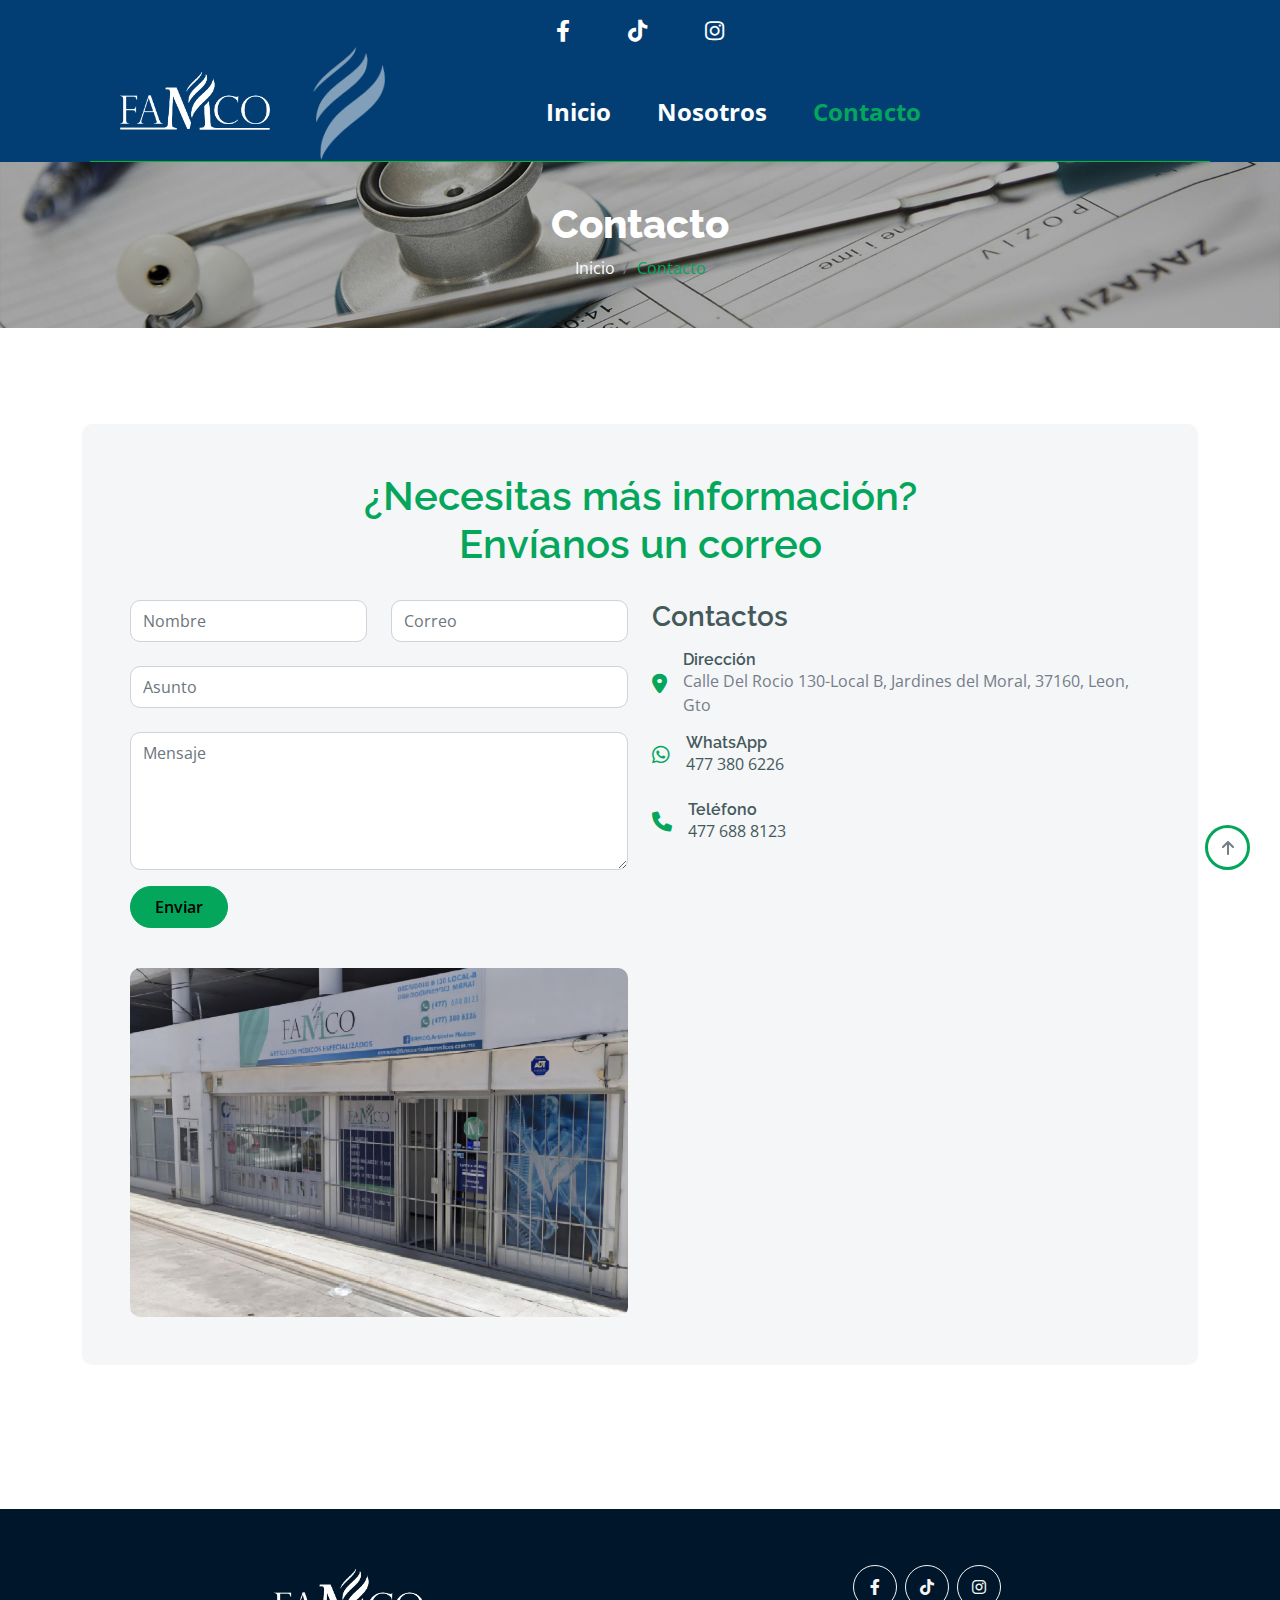
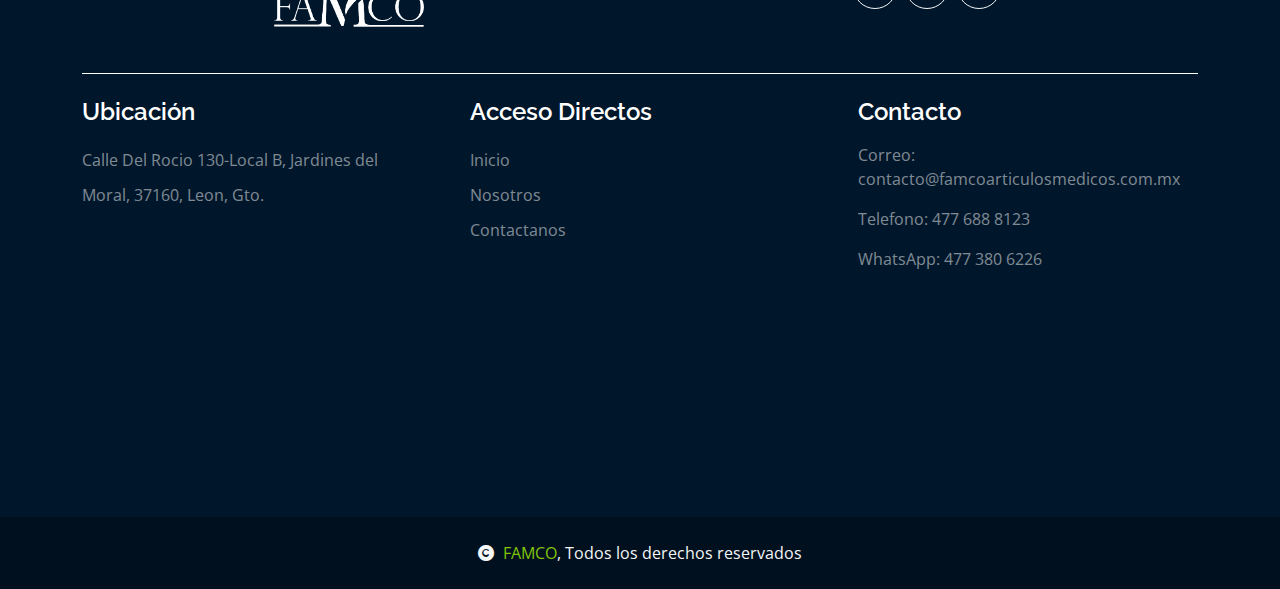
<file: contact.html>
<!DOCTYPE html>
<html lang="en">

    <head>
        <meta charset="utf-8">
        <title>FAMCO - Contactanos</title>
        <meta content="width=device-width, initial-scale=1.0" name="viewport">
        <meta content="" name="keywords">
        <meta content="" name="description">

        <!-- Favicon -->
        <link href="img/favicon_.png" rel="icon" type="image/x-icon">

        <!-- Google Web Fonts -->
        <link rel="preconnect" href="https://fonts.googleapis.com">
        <link rel="preconnect" href="https://fonts.gstatic.com" crossorigin>
        <link href="https://fonts.googleapis.com/css2?family=Open+Sans:wght@400;600&family=Raleway:wght@600;800&display=swap" rel="stylesheet">

        <!-- Icon Font Stylesheet -->
        <link rel="stylesheet" href="https://use.fontawesome.com/releases/v5.15.4/css/all.css"/>
        <link href="https://cdn.jsdelivr.net/npm/bootstrap-icons@1.4.1/font/bootstrap-icons.css" rel="stylesheet">
        <link rel="stylesheet" href="https://cdnjs.cloudflare.com/ajax/libs/font-awesome/6.0.0-beta3/css/all.min.css">


        <!-- Libraries Stylesheet -->
        <link href="lib/lightbox/css/lightbox.min.css" rel="stylesheet">
        <link href="lib/owlcarousel/assets/owl.carousel.min.css" rel="stylesheet">


        <!-- Customized Bootstrap Stylesheet -->
        <link href="css/bootstrap.min.css" rel="stylesheet">

        <!-- Template Stylesheet -->
        <link href="css/style.css" rel="stylesheet">
    </head>

    <body>

        <!-- Spinner Start -->
        <div id="spinner" class="show w-100 vh-100 bg-white position-fixed translate-middle top-50 start-50  d-flex align-items-center justify-content-center">
            <div class="spinner-grow text-primary" role="status"></div>
        </div>
        <!-- Spinner End -->

        
        <!-- Navbar start -->
        <div class="container-fluid fixed-top bg-secondary">
            <!-- Social Media Section -->
            <div class="container topbar d-none d-lg-block">
                <div class="d-flex justify-content-center">
                    <div class="top-info">
                        <div class="social-icons text-center">
                            <a href="https://www.facebook.com/famco.articulosmedicos/?locale=es_LA" target="_blank" class="mx-3 text-white">
                                <i class="fab fa-facebook-f text-white" style="font-size: 22px; margin: 0 10px;"></i>
                                </a>
                                <a href="https://www.tiktok.com/@ghidalgo2023" target="_blank" class="mx-3 text-white">
                                <i class="fab fa-tiktok text-white" style="font-size: 22px; margin: 0 10px;"></i>
                                </a>
                                <a href="https://www.instagram.com/famcoartmedicos/" target="_blank" class="mx-3 text-white">
                                <i class="fab fa-instagram text-white" style="font-size: 22px; margin: 0 10px;"></i>
                                </a>
                        </div>
                    </div>
                </div>
            </div>

            <!-- Navbar Section -->
            <div class="container px-0 bg-secondary">
                <nav class="navbar navbar-light navbar-expand-xl" style="margin-left: 20px;">
                    
                    <!-- Logo -->
                    <a href="index.html" class="navbar-brand d-flex align-items-center">
                        <img src="img/logo_famco_b_limpio.png" alt="Logo Famco" class="logo-img" style="height: 100px; margin-left: 10px; margin-top: -20px; pointer-events: none; z-index: 1;">
                    </a>

                    <!-- Decorative Line -->
                    <img src="img/linea_famco_2.png" alt="" style="height: 70px; margin-top: -16px; transform: rotate(275deg); opacity: 0.5; position: absolute; z-index: 1; pointer-events: none; margin-left: 200px;">


                    <!-- Hamburger Button -->
                    <button class="navbar-toggler bg-white" type="button" data-bs-toggle="collapse" data-bs-target="#navbarCollapse">
                        <span class="navbar-toggler-icon"></span>
                    </button>

                    <!-- Navbar Items -->
                    <div class="collapse navbar-collapse bg-secondary" id="navbarCollapse">
                        <div class="navbar-nav  align-items-center" style="margin-left: 225px;">
                            <a href="index.html" class="nav-item nav-link me-3 active fs-4 text-white">
                                <strong>Inicio</strong>
                            </a>
                            <a href="about.html" class="nav-item nav-link me-3 fs-4 text-white">
                                <strong>Nosotros</strong>
                            </a>
                            <a href="contact.html" class="nav-item nav-link me-3 fs-4 text-primary">
                                <strong>Contacto</strong>
                            </a>
                        </div>
                    </div>
                </nav>
            </div>
        </div>
        <!-- Navbar End -->


        <!-- Single Page Header start -->
        <div class="container-fluid page-header py-5">
            <h1 class="text-center text-white display-6">Contacto</h1>
            <ol class="breadcrumb justify-content-center mb-0">
                <li class="breadcrumb-item"><a class="text-white" href="contact.html">Inicio</a></li>
                <li class="breadcrumb-item active text-primary">Contacto</li>
            </ol>
        </div>
        <!-- Single Page Header End -->

        <!-- Contact Start -->
        <div class="container-fluid contact py-5">
            <div class="container py-5">
                <div class="p-5 bg-light rounded">
                    <div class="row g-4">
                        <!-- Título y descripción -->
                        <div class="col-12">
                            <div class="text-center mx-auto" style="max-width: 700px;">
                                <h1 class="text-primary">¿Necesitas más información? Envíanos un correo</h1>
                            </div>
                        </div>

                        <!-- Formulario de contacto -->
                        <div class="col-lg-6 col-12">
                            <form action="">
                                <div class="row">
                                    <div class="col-md-6 col-12 mb-4">
                                        <input type="text" class="form-control border-1 py-2" placeholder="Nombre">
                                    </div>
                                    <div class="col-md-6 col-12 mb-4">
                                        <input type="email" class="form-control border-1 py-2" placeholder="Correo">
                                    </div>
                                </div>
                                <input type="text" class="form-control border-1 py-2 mb-4" placeholder="Asunto">
                                <textarea class="form-control border-1 py-2 mb-3" rows="5" placeholder="Mensaje"></textarea>
                                <button type="submit" class="btn btn-primary rounded-pill px-4 py-2">Enviar</button>
                            </form>
                        </div>

                        <!-- Información de contacto -->
                        <div class="col-lg-6 col-12" >
                            <div>
                                <h3 class="text-dark mb-3">Contactos</h3>
                                <div class="d-flex align-items-center mb-3">
                                    <i class="fas fa-map-marker-alt fa-lg text-primary me-3"></i>
                                    <div>
                                        <h6 class="mb-0">Dirección</h6>
                                        <p class="mb-0">Calle Del Rocio 130-Local B, Jardines del Moral, 37160, Leon, Gto</p>
                                    </div>
                                </div>
                                <div class="d-flex align-items-center mb-4">
                                    <i class="fab fa-whatsapp fa-lg text-primary me-3"></i>
                                    <div>
                                        <h6 class="mb-0">WhatsApp</h6>
                                        <p class="mb-0 text-dark">477 380 6226</p>
                                    </div>
                                </div>
                                <div class="d-flex align-items-center mb-4">
                                    <i class="fa-solid fa-phone fa-lg text-primary me-3"></i>
                                    <div>
                                        <h6 class="mb-0">Teléfono</h6>
                                        <p class="mb-0 text-dark">477 688 8123</p>
                                    </div>
                                </div>
                                <!-- <div class="d-flex align-items-center mb-4">
                                    <i class="fa-solid fa-phone fa-lg text-primary me-3"></i>
                                    <div>
                                        <h6 class="mb-0">Teléfono de Urgencias</h6>
                                        <p class="mb-0 text-dark">477 380 6226</p>
                                    </div>
                                </div> -->
                            </div>
                        </div>

                        <!-- Imagen y mapa -->
                        <div class="col-12">
                            <div class="row g-4 align-items-center">
                                <!-- Imagen -->
                                <div class="col-md-6" style="margin-top: 40px;">
                                    <img src="img/ubicacion.png" alt="Ubicación" class="img-fluid rounded">
                                </div>
                                <!-- Mapa -->
                                <div class="col-md-6">
                                    <iframe class="rounded w-100" 
                                        style="height: 250px; border:0;" 
                                        src="https://www.google.com/maps/embed?pb=!1m14!1m8!1m3!1d2028.9940429744738!2d-101.6870199763833!3d21.144773634364217!3m2!1i1024!2i768!4f13.1!3m3!1m2!1s0x842bbf4120855555%3A0xb3691961785185a4!2sEdge%20%26%20Cloud!5e0!3m2!1ses!2smx!4v1730237219322!5m2!1ses!2smx" 
                                        allowfullscreen="" loading="lazy" referrerpolicy="no-referrer-when-downgrade">
                                    </iframe>
                                </div>
                            </div>
                        </div>
                    </div>
                </div>
            </div>
        </div>
        <!-- Contact End -->



        <!-- Footer Start -->
        <div class="container-fluid text-white-50 footer pt-3 mt-5"style="background-color: #00162A">
            <div class="container py-4">
                <div class="pb-4 mb-4" style="border-bottom: 1px solid rgb(255, 255, 255)">
                    <div class="row g-5">
                        <div class="col-lg-6 text-center">
                        <a href="index.html" class="align-items-center pt-3">
                            <img src="img/logo_famco_b_limpio.png" style="max-width: 100%; height: 100px;" alt="Logo Famco" class="logo-img"/></a>
                        </div>
                        <div class="col-lg-6">
                        <div class="d-flex justify-content-center pt-3">
                            <a class="btn btn-outline-light me-2 btn-md-square rounded-circle" href="https://www.facebook.com/famco.articulosmedicos/?locale=es_LA" target="_blank">
                                <i class="fab fa-facebook-f"></i>
                            </a>
                            <a class="btn btn-outline-light me-2 btn-md-square rounded-circle" href="https://www.tiktok.com/@ghidalgo2023" target="_blank">
                                <i class="fab fa-tiktok"></i>
                            </a>
                            <a class="btn btn-outline-light me-2 btn-md-square rounded-circle" href="https://www.instagram.com/famcoartmedicos/" target="_blank">
                                <i class="fab fa-instagram"></i>
                            </a>
                        </div>
                        </div>
                    </div>
                </div>
                <div class="row g-5">
                    <div class="col-lg-4 col-md-6">
                        <div class="footer-item">
                        <h4 class="text-white mb-3">Ubicación</h4>
                        <p class="mb-4">
                            Calle Del Rocio 130-Local B, Jardines del Moral, 37160, Leon, Gto.
                        </p>
                        <iframe class="rounded w-100" 
                            style="height: 250px; border:0;" src="https://www.google.com/maps/embed?pb=!1m14!1m8!1m3!1d2028.9940429744738!2d-101.6870199763833!3d21.144773634364217!3m2!1i1024!2i768!4f13.1!3m3!1m2!1s0x842bbf4120855555%3A0xb3691961785185a4!2sEdge%20%26%20Cloud!5e0!3m2!1ses!2smx!4v1730237219322!5m2!1ses!2smx" 
                            allowfullscreen="" loading="lazy" referrerpolicy="no-referrer-when-downgrade"></iframe>
                        <!-- <a href="" class="btn border-light py-2 px-4 rounded-pill text-light">Read More</a> -->
                        </div>
                    </div>
                    <div class="col-lg-4 col-md-6">
                        <div class="d-flex flex-column text-start footer-item">
                            <h4 class="text-white mb-3">Acceso Directos</h4>
                            <a class="btn-link" href="">Inicio</a>
                            <a class="btn-link" href="">Nosotros</a>
                            <!-- <a class="btn-link" href="">Productos</a> -->
                            <a class="btn-link" href="">Contactanos</a>
                        </div>
                    </div>
                    <div class="col-lg-4 col-md-6">
                        <div class="footer-item">
                            <h4 class="text-white mb-3">Contacto</h4>
                            <p>Correo: contacto@famcoarticulosmedicos.com.mx</p>
                            <p>Telefono: 477 688 8123</p>
                            <p>WhatsApp: 477 380 6226</p>
                            <!-- <p style="margin-top: 30px ;">Pagos que aceptamos</p>
                            <img src="img/payment.png" class="img-fluid" alt=""/> -->
                        </div>
                    </div>
                </div>
            </div>
        </div>
        <!-- Footer End -->

        
        <!-- Copyright Start -->
        <div class="container-fluid copyright py-4" style="background-color: #00101E;">
            <div class="container">
                <div class="row">
                    <div class="text-center text-md-center">
                        <span class="text-light">
                            <a href="index.html"><i class="fas fa-copyright text-light me-2"></i>FAMCO</a>, Todos los derechos reservados
                        </span>
                    </div>
                    </div>
                </div>
            </div>
        </div>
        <!-- Copyright End -->


        <!-- Back to Top -->
        <a href="#top" class="btn border-3 border-primary rounded-circle back-to-top"><i class="fa fa-arrow-up"></i></a>

        
    <!-- JavaScript Libraries -->
    <script src="https://ajax.googleapis.com/ajax/libs/jquery/3.6.4/jquery.min.js"></script>
    <script src="https://cdn.jsdelivr.net/npm/bootstrap@5.3.3/dist/js/bootstrap.bundle.min.js"></script>
    <script src="lib/easing/easing.min.js"></script>
    <script src="lib/waypoints/waypoints.min.js"></script>
    <script src="lib/lightbox/js/lightbox.min.js"></script>
    <script src="lib/owlcarousel/owl.carousel.min.js"></script>

    <!-- Template Javascript -->
    <script src="js/main.js"></script>
    </body>

</html>
</file>
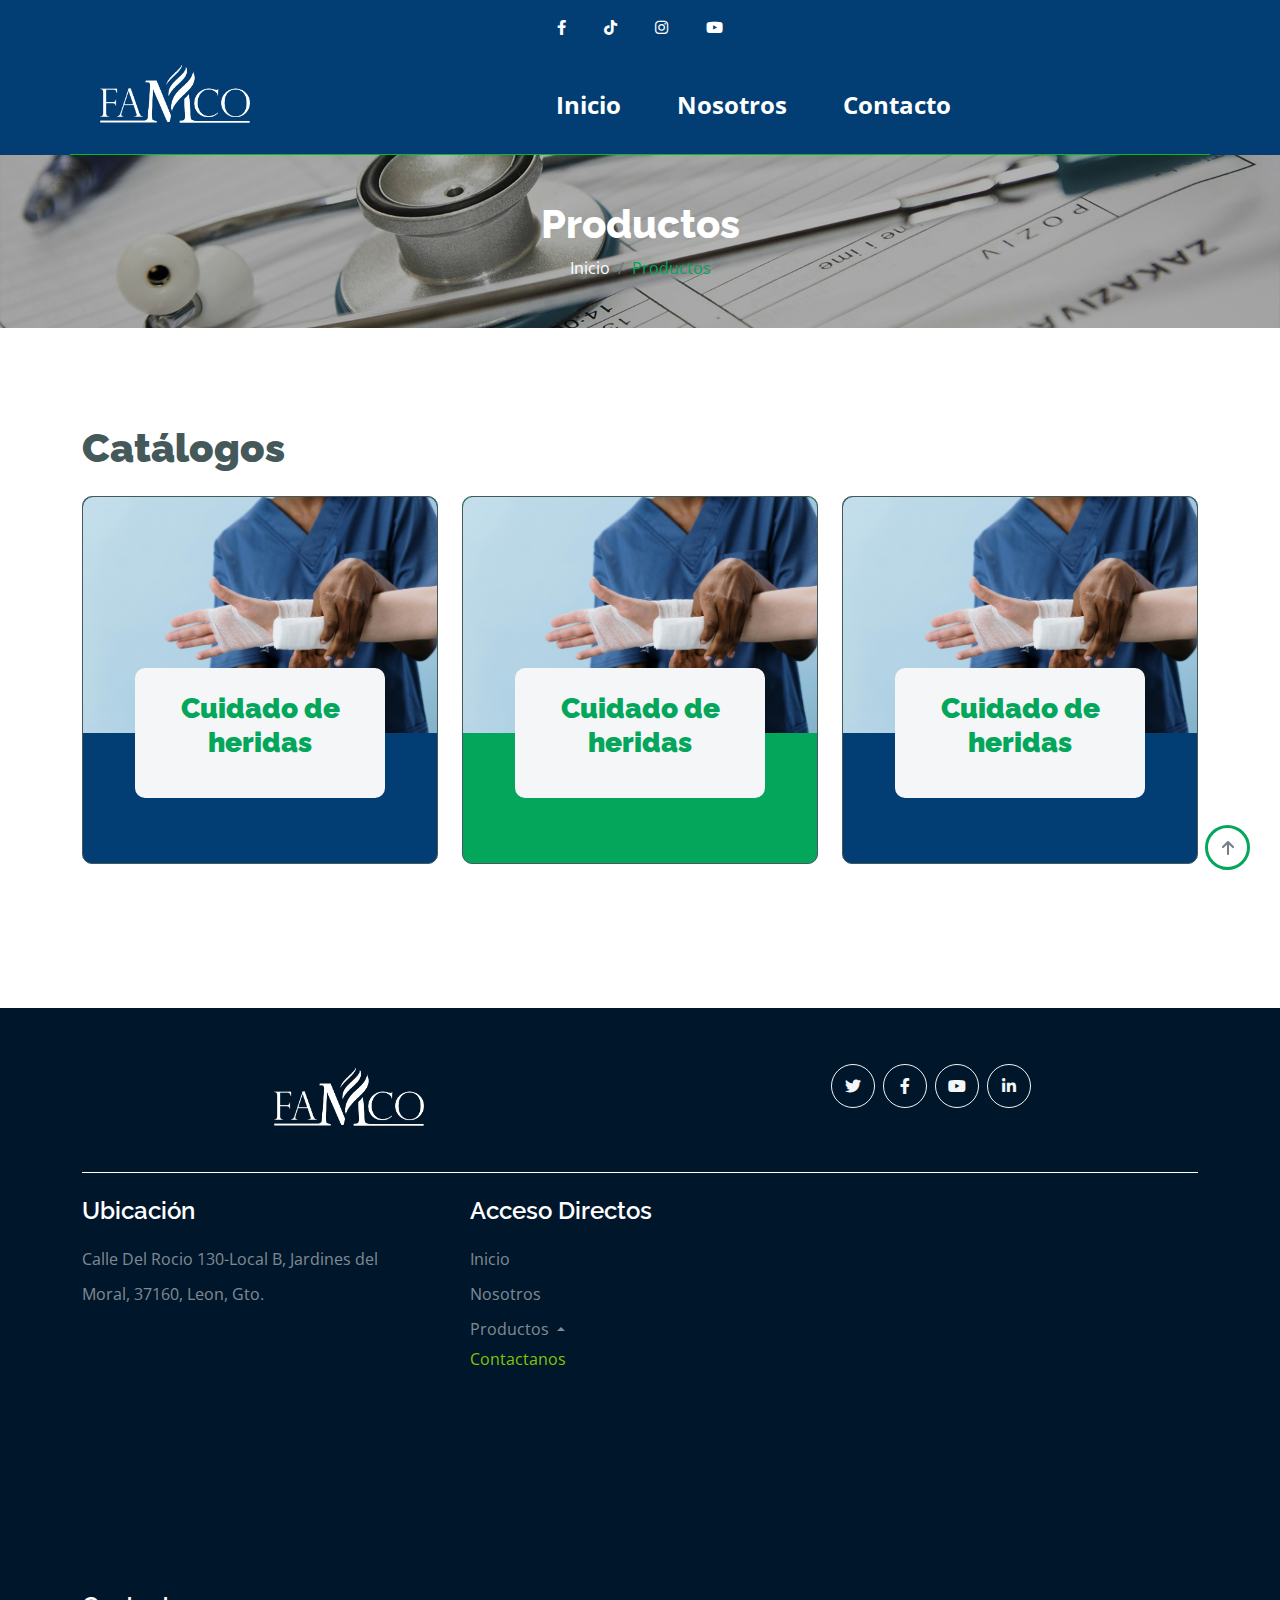
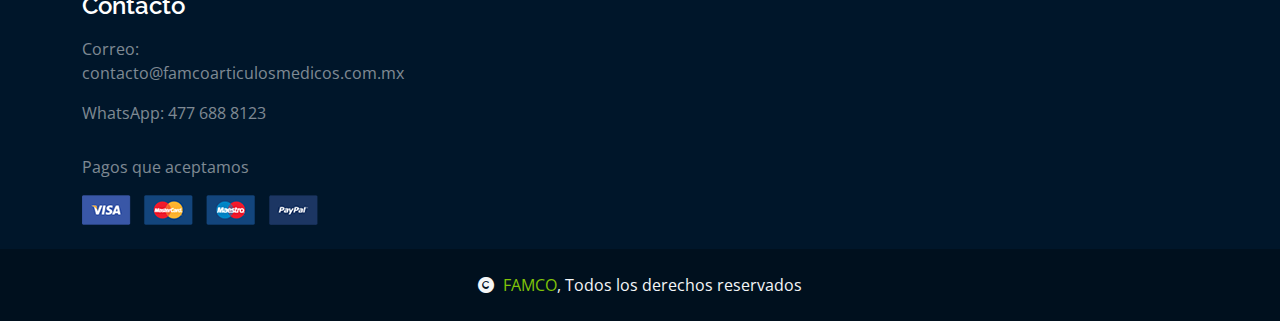
<file: productos.html>
<!DOCTYPE html>
<html lang="en">

    <head>
        <meta charset="utf-8">
        <title>FAMCO - Contactanos</title>
        <meta content="width=device-width, initial-scale=1.0" name="viewport">
        <meta content="" name="keywords">
        <meta content="" name="description">

        <!-- Favicon -->
        <link href="img/favicon_.png" rel="icon" type="image/x-icon">

        <!-- Google Web Fonts -->
        <link rel="preconnect" href="https://fonts.googleapis.com">
        <link rel="preconnect" href="https://fonts.gstatic.com" crossorigin>
        <link href="https://fonts.googleapis.com/css2?family=Open+Sans:wght@400;600&family=Raleway:wght@600;800&display=swap" rel="stylesheet">

        <!-- Icon Font Stylesheet -->
        <link rel="stylesheet" href="https://use.fontawesome.com/releases/v5.15.4/css/all.css"/>
        <link href="https://cdn.jsdelivr.net/npm/bootstrap-icons@1.4.1/font/bootstrap-icons.css" rel="stylesheet">
        <link rel="stylesheet" href="https://cdnjs.cloudflare.com/ajax/libs/font-awesome/6.0.0-beta3/css/all.min.css">


        <!-- Libraries Stylesheet -->
        <link href="lib/lightbox/css/lightbox.min.css" rel="stylesheet">
        <link href="lib/owlcarousel/assets/owl.carousel.min.css" rel="stylesheet">


        <!-- Customized Bootstrap Stylesheet -->
        <link href="css/bootstrap.min.css" rel="stylesheet">

        <!-- Template Stylesheet -->
        <link href="css/style.css" rel="stylesheet">
    </head>

    <body>

        <!-- Spinner Start -->
        <div id="spinner" class="show w-100 vh-100 bg-white position-fixed translate-middle top-50 start-50  d-flex align-items-center justify-content-center">
            <div class="spinner-grow text-primary" role="status"></div>
        </div>
        <!-- Spinner End -->

        
            <!-- Navbar start -->
            <div class="container-fluid fixed-top bg-secondary">
                <div class="container topbar d-none d-lg-block">
                    <div class="d-flex justify-content-center">
                        <div class="top-info">
                            <div class="social-icons text-center">
                                <a href="https://www.facebook.com/famco.articulosmedicos/?locale=es_LA" target="_blank" class="mx-3 text-white">
                                    <i class="fab fa-facebook-f"></i>
                                </a>
                                <a href="https://www.tiktok.com/@ghidalgo2023" target="_blank" class="mx-3 text-white">
                                    <i class="fab fa-tiktok"></i>
                                </a>
                                <a href="https://www.instagram.com/famcoartmedicos/" target="_blank" class="mx-3 text-white">
                                    <i class="fab fa-instagram"></i>
                                </a>
                                <a href="https://www.youtube.com" target="_blank" class="mx-3 text-white">
                                    <i class="fab fa-youtube"></i>
                                </a>
                            </div>
                        </div>
                    </div>
                </div>
                <div class="container px-0 bg-secondary">
                    <nav class="navbar navbar-light navbar-expand-xl">
                        <a href="index.html" class="navbar-brand d-flex align-items-center">
                            <img src="img/logo_famco_b_limpio.png" alt="Logo Famco" class="logo-img" style="height: 100px; margin-left: 10px; margin-top: -20px;">
                        </a>
                        <button class="navbar-toggler bg-white" type="button" data-bs-toggle="collapse" data-bs-target="#navbarCollapse">
                            <span class="navbar-toggler-icon"></span>
                        </button>
                        <div class="collapse navbar-collapse bg-secondary" id="navbarCollapse">
                            <div class="navbar-nav" style="margin-left: 245px;">
                                <a href="index.html" class="nav-item nav-link text-white me-3 fs-4" style="margin-left: 10px;"><strong>Inicio</strong></a>
                                <a href="About.html" class="nav-item nav-link me-3 fs-4 text-white" style="margin-left: 10px;"><strong>Nosotros</strong></a>
                                <!-- <a href="productos.html" class="nav-item nav-link me-3 fs-4 text-primary" style="margin-left: 10px;"><strong>Productos</strong></a> -->
                                <a href="contact.html" class="nav-item nav-link me-3 fs-4 text-white" style="margin-left: 10px;"><strong>Contacto</strong></a>
                            </div>
                        </div>
                    </nav>
                </div>
            </div>
        </div>
        <!-- Navbar End -->


        <!-- Single Page Header start -->
        <div class="container-fluid page-header py-5">
            <h1 class="text-center text-white display-6">Productos</h1>
            <ol class="breadcrumb justify-content-center mb-0">
                <li class="breadcrumb-item"><a class="text-white" href="index.html">Inicio</a></li>
                <li class="breadcrumb-item active text-primary">Productos</li>
            </ol>
        </div>
        <!-- Single Page Header End -->

        
        <!-- Catálogo Start -->
        <div class="container-fluid service py-5">
            <div class="container py-5">
                <div class="row g-4 justify-content-center">
                    <h1 class="mb-0"><strong>Catálogos</strong></h1>
                    <div class="col-md-6 col-lg-4">
                        <a href="https://online.fliphtml5.com/hexmp/ztmk/" target="_blank">
                            <div class="service-item bg-secondary rounded border border-dark">
                                <img src="img/cuidado_heridas.jpg" class="img-fluid rounded-top w-100" alt=""/>
                                <div class="px-4 rounded-bottom">
                                    <div class="service-content bg-light text-center p-4 rounded">
                                        <h3 class="text-primary"><strong>Cuidado de heridas</strong></h3>
                                    </div>
                                </div>
                            </div>
                        </a>
                    </div>
                    <div class="col-md-6 col-lg-4">
                        <a href="viewer.html?file=pdf/cuidado_heridas.pdf" target="_blank">
                            <div class="service-item bg-primary rounded border border-dark">
                                <img src="img/cuidado_heridas.jpg" class="img-fluid rounded-top w-100" alt=""/>
                                <div class="px-4 rounded-bottom">
                                    <div class="service-content bg-light text-center p-4 rounded">
                                        <h3 class="text-primary"><strong>Cuidado de heridas</strong></h3>
                                    </div>
                                </div>
                            </div>
                        </a>
                    </div>
                    <div class="col-md-6 col-lg-4">
                        <a href="viewer.html?file=pdf/cuidado_heridas.pdf" target="_blank">
                            <div class="service-item bg-secondary rounded border border-dark">
                                <img src="img/cuidado_heridas.jpg" class="img-fluid rounded-top w-100" alt=""/>
                                <div class="px-4 rounded-bottom">
                                    <div class="service-content bg-light text-center p-4 rounded">
                                        <h3 class="text-primary"><strong>Cuidado de heridas</strong></h3>
                                    </div>
                                </div>
                            </div>
                        </a>
                    </div>
                </div>
            </div>
        </div>
        <!-- Catálogo End -->


        <!-- Footer Start -->
        <div class="container-fluid text-white-50 footer pt-3 mt-5"style="background-color: #00162A">
            <div class="container py-4">
                <div class="pb-4 mb-4" style="border-bottom: 1px solid rgb(255, 255, 255)">
                    <div class="row g-5">
                        <div class="col-lg-6 text-center">
                        <a href="index.html" class="align-items-center pt-3">
                            <img src="img/logo_famco_b_limpio.png" style="max-width: 100%; height: 100px;" alt="Logo Famco" class="logo-img"/></a>
                        </div>
                        <div class="col-lg-6">
                        <div class="d-flex justify-content-center pt-3">
                            <a class="btn btn-outline-light me-2 btn-md-square rounded-circle" href=""><i class="fab fa-twitter"></i></a>
                            <a class="btn btn-outline-light me-2 btn-md-square rounded-circle" href=""><i class="fab fa-facebook-f"></i></a>
                            <a class="btn btn-outline-light me-2 btn-md-square rounded-circle" href=""><i class="fab fa-youtube"></i></a>
                            <a class="btn btn-outline-light btn-md-square rounded-circle" href=""><i class="fab fa-linkedin-in"></i></a>
                        </div>
                        </div>
                    </div>
                </div>
                <div class="row g-5">
                    <div class="col-lg-4 col-md-6">
                        <div class="footer-item">
                        <h4 class="text-white mb-3">Ubicación</h4>
                        <p class="mb-4">
                            Calle Del Rocio 130-Local B, Jardines del Moral, 37160, Leon, Gto.
                        </p>
                        <iframe class="rounded w-100" 
                            style="height: 250px; border:0;" src="https://www.google.com/maps/embed?pb=!1m14!1m8!1m3!1d2028.9940429744738!2d-101.6870199763833!3d21.144773634364217!3m2!1i1024!2i768!4f13.1!3m3!1m2!1s0x842bbf4120855555%3A0xb3691961785185a4!2sEdge%20%26%20Cloud!5e0!3m2!1ses!2smx!4v1730237219322!5m2!1ses!2smx" 
                            allowfullscreen="" loading="lazy" referrerpolicy="no-referrer-when-downgrade"></iframe>
                        <!-- <a href="" class="btn border-light py-2 px-4 rounded-pill text-light">Read More</a> -->
                        </div>
                    </div>
                    <div class="col-lg-4 col-md-6">
                        <div class="d-flex flex-column text-start footer-item">
                            <h4 class="text-white mb-3">Acceso Directos</h4>
                            <a class="btn-link" href="index.html">Inicio</a>
                            <a class="btn-link" href="About.html">Nosotros</a>
                            <div class="btn-group dropup">
                                <a class="btn-link dropdown-toggle" href="#" role="button" id="dropdownMenuLink" data-bs-toggle="dropdown" aria-expanded="false">
                                    Productos
                                </a>
                                <ul class="dropdown-menu" aria-labelledby="dropdownMenuLink">
                                    <li><a class="dropdown-item" href="productos_medicos_receta.html">Productos Médicos con Receta</a></li>
                                    <li><a class="dropdown-item" href="productos_venta_publico.html">Productos de Venta al Público</a></li>
                                </ul>
                            </div></div>
                            <!-- <a class="btn-link" href="productos.html">Productos</a> -->
                            <!-- <a class="btn-link" href="">Productos</a> -->
                            <a class="btn-link" href="contact.html">Contactanos</a>
                        </div>
                    </div>
                    <div class="col-lg-4 col-md-6">
                        <div class="footer-item">
                            <h4 class="text-white mb-3">Contacto</h4>
                            <p>Correo: contacto@famcoarticulosmedicos.com.mx</p>
                            <p>WhatsApp: 477 688 8123</p>
                            <p style="margin-top: 30px ;">Pagos que aceptamos</p>
                            <img src="img/payment.png" class="img-fluid" alt=""/>
                        </div>
                    </div>
                </div>
            </div>
        </div>
        <!-- Footer End -->

        <!-- Copyright Start -->
        <div class="container-fluid copyright py-4" style="background-color: #00101E;">
            <div class="container">
                <div class="row">
                    <div class="text-center text-md-center">
                        <span class="text-light">
                            <a href="index.html"><i class="fas fa-copyright text-light me-2"></i>FAMCO</a>, Todos los derechos reservados
                        </span>
                    </div>
                    </div>
                </div>
            </div>
        </div>
        <!-- Copyright End -->


        <!-- Back to Top -->
        <a href="#top" class="btn border-3 border-primary rounded-circle back-to-top"><i class="fa fa-arrow-up"></i></a>

        
    <!-- JavaScript Libraries -->
    <script src="https://ajax.googleapis.com/ajax/libs/jquery/3.6.4/jquery.min.js"></script>
    <script src="https://cdn.jsdelivr.net/npm/bootstrap@5.3.3/dist/js/bootstrap.bundle.min.js"></script>
    <script src="lib/easing/easing.min.js"></script>
    <script src="lib/waypoints/waypoints.min.js"></script>
    <script src="lib/lightbox/js/lightbox.min.js"></script>
    <script src="lib/owlcarousel/owl.carousel.min.js"></script>

    <!-- Template Javascript -->
    <script src="js/main.js"></script>
    </body>

</html>
</file>
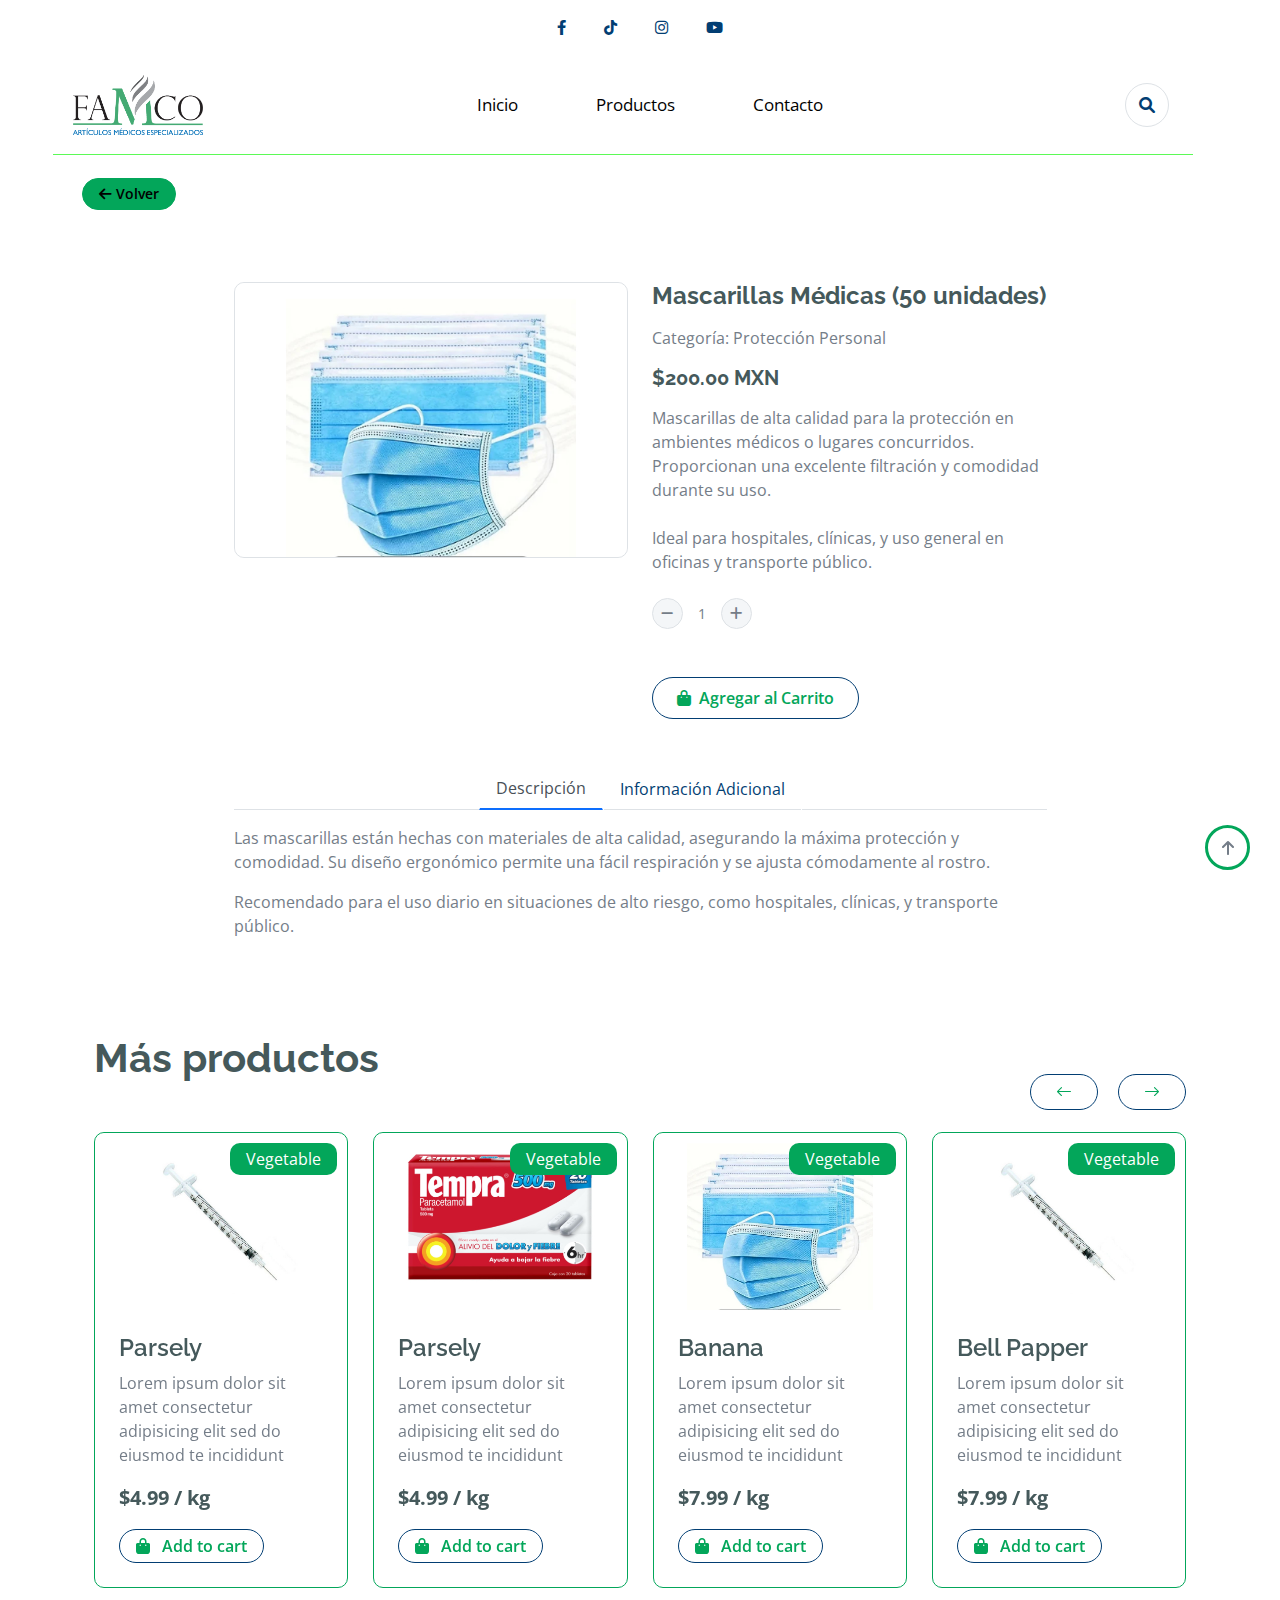
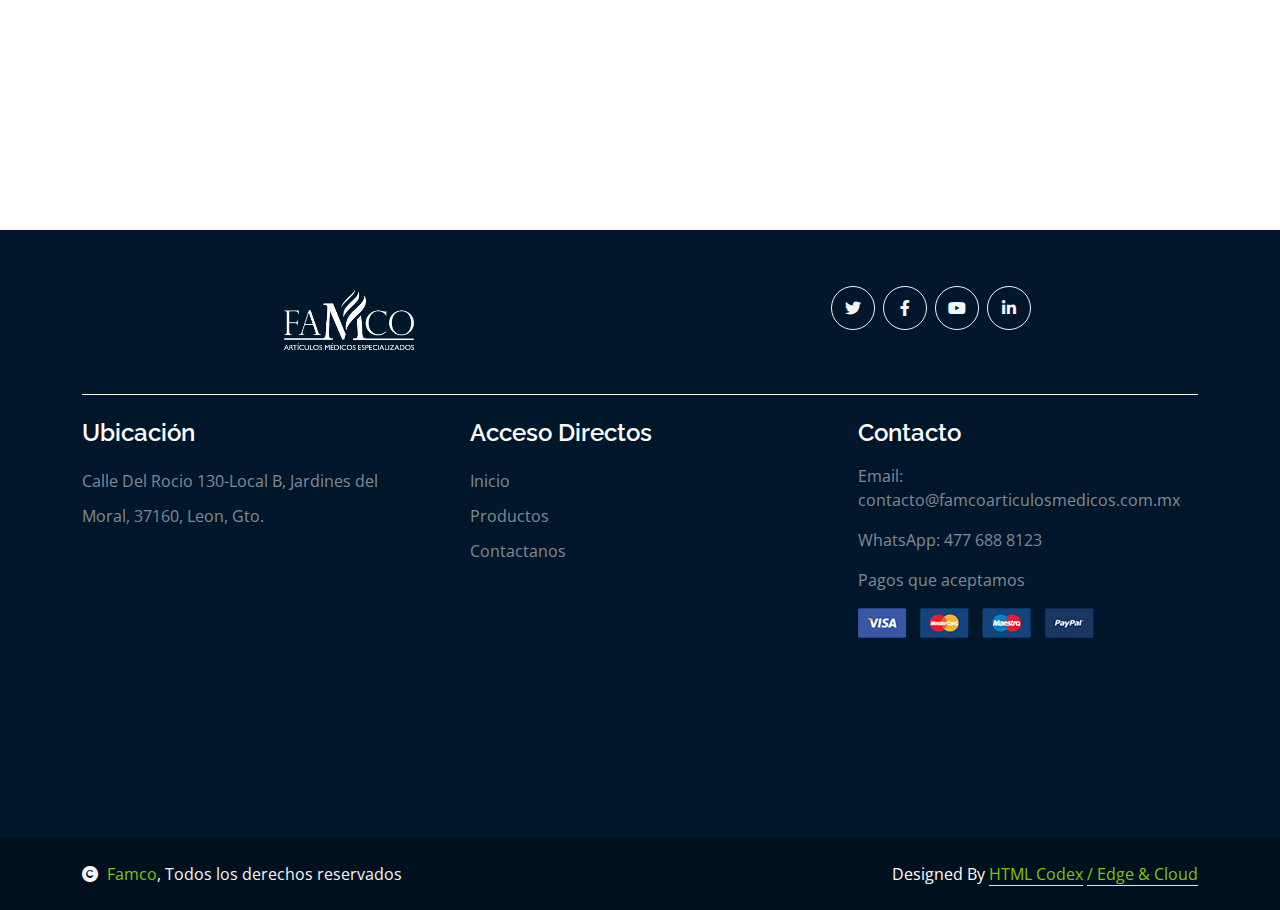
<file: shop-detail.html>
<!DOCTYPE html>
<html lang="en">

    <head>
        <meta charset="utf-8">
        <title>Famco - Artículos Médicos Especializados - Producto</title>
        <meta content="width=device-width, initial-scale=1.0" name="viewport">
        <meta content="" name="keywords">
        <meta content="" name="description">

        <!-- Favicon -->
        <link href="img/favicon_.png" rel="icon" type="image/x-icon">

        <!-- Google Web Fonts -->
        <link rel="preconnect" href="https://fonts.googleapis.com">
        <link rel="preconnect" href="https://fonts.gstatic.com" crossorigin>
        <link href="https://fonts.googleapis.com/css2?family=Open+Sans:wght@400;600&family=Raleway:wght@600;800&display=swap" rel="stylesheet">

        <!-- Icon Font Stylesheet -->
        <link rel="stylesheet" href="https://use.fontawesome.com/releases/v5.15.4/css/all.css"/>
        <link href="https://cdn.jsdelivr.net/npm/bootstrap-icons@1.4.1/font/bootstrap-icons.css" rel="stylesheet">
        <link rel="stylesheet" href="https://cdnjs.cloudflare.com/ajax/libs/font-awesome/6.0.0-beta3/css/all.min.css">


        <!-- Libraries Stylesheet -->
        <link href="lib/lightbox/css/lightbox.min.css" rel="stylesheet">
        <link href="lib/owlcarousel/assets/owl.carousel.min.css" rel="stylesheet">


        <!-- Customized Bootstrap Stylesheet -->
        <link href="css/bootstrap.min.css" rel="stylesheet">

        <!-- Template Stylesheet -->
        <link href="css/style.css" rel="stylesheet">
    </head>

    <body>

        <!-- Spinner Start -->
        <div id="spinner" class="show w-100 vh-100 bg-white position-fixed translate-middle top-50 start-50  d-flex align-items-center justify-content-center">
            <div class="spinner-grow text-primary" role="status"></div>
        </div>
        <!-- Spinner End -->

        <!-- Navbar start -->
        <div class="container-fluid fixed-top">
            <div class="container topbar bg-white d-none d-lg-block">
                <div class="d-flex justify-content-center">
                    <div class="top-info">
                        <div class="social-icons text-center">
                            <a href="https://www.facebook.com/famco.articulosmedicos/?locale=es_LA" target="_blank" class="mx-3 text-secondary">
                                <i class="fab fa-facebook-f"></i>
                            </a>
                            <a href="https://www.tiktok.com/@ghidalgo2023" target="_blank" class="mx-3 text-secondary">
                                <i class="fab fa-tiktok"></i>
                            </a>
                            <a href="https://www.instagram.com/famcoartmedicos/" target="_blank" class="mx-3 text-secondary">
                                <i class="fab fa-instagram"></i>
                            </a>
                            <a href="https://www.youtube.com" target="_blank" class="mx-3 text-secondary">
                                <i class="fab fa-youtube"></i>
                            </a>
                        </div>
                    </div>
                </div>
            </div>
        
        
    
            <div class="container px-0">
                <nav class="navbar navbar-light bg-white navbar-expand-xl" style="right:17px;">
                    <a href="index.html" class="navbar-brand d-flex align-items-center">
                        <img src="img/logo_famco.png" alt="Logo Famco" class="logo-img">
                    </a>
                    <button class="navbar-toggler" type="button" data-bs-toggle="collapse" data-bs-target="#navbarCollapse">
                        <span class="navbar-toggler-icon"></span>
                    </button>
                    <div class="collapse navbar-collapse bg-white" id="navbarCollapse">
                        <div class="navbar-nav mx-auto">
                            <a href="index.html" class="nav-item nav-link me-5" style="color: black">Inicio</a>
                            <a href="shop.html" class="nav-item nav-link active me-5" style="color: black;">Productos</a>
                            <a href="contact.html" class="nav-item nav-link me-5" style="color: black;">Contacto</a>
                        </div>
                        <div class="d-flex m-3 me-0">
                            <button class="btn-search btn border btn-md-square rounded-circle bg-white me-4" style="color: #023e72;" data-bs-toggle="modal" data-bs-target="#searchModal">
                                <i class="fas fa-search" style="color: #023e72;"></i>
                            </button>
                        </div>
                    </div>
                </nav>
            </div>
        </div>
        <!-- Navbar End -->


        <!-- Modal Search Start -->
        <div class="modal fade" id="searchModal" tabindex="-1" aria-labelledby="exampleModalLabel" aria-hidden="true">
            <div class="modal-dialog modal-fullscreen">
                <div class="modal-content rounded-0">
                    <div class="modal-header">
                        <h5 class="modal-title" id="exampleModalLabel">Search by keyword</h5>
                        <button type="button" class="btn-close" data-bs-dismiss="modal" aria-label="Close"></button>
                    </div>
                    <div class="modal-body d-flex align-items-center">
                        <div class="input-group w-75 mx-auto d-flex">
                            <input type="search" class="form-control p-3" placeholder="keywords" aria-describedby="search-icon-1">
                            <span id="search-icon-1" class="input-group-text p-3"><i class="fa fa-search"></i></span>
                        </div>
                    </div>
                </div>
            </div>
        </div>
        <!-- Modal Search End -->

        <!-- Single Product Start -->
        <div class="container-fluid py-5 justify-content-center">
            <div class="container d-flex flex-column align-items-start mb-5" style="padding-top: 130px;">
                <a href="/shop.html" class="btn btn-primary rounded-pill px-3 py-1 mb-4" style="font-size: 0.9rem;">
                    <i class="fa fa-arrow-left me-1"></i>Volver
                </a>
                <div class="container py-5">
                    <div class="row g-4 mb-5 justify-content-center" >
                        <div class="col-lg-8 col-xl-9">
                            <div class="row g-4">
                                <!-- Imagen del Producto -->
                                <div class="col-lg-6">
                                    <div class="border rounded">
                                        <a href="#">
                                            <img src="img/product_2.jpg" class="img-fluid rounded" alt="Mascarillas Médicas">
                                        </a>
                                    </div>
                                </div>
                                <div class="col-lg-6">
                                    <h4 class="fw-bold mb-3">Mascarillas Médicas (50 unidades)</h4>
                                    <p class="mb-3">Categoría: Protección Personal</p>
                                    <h5 class="fw-bold mb-3">$200.00 MXN</h5>
                                    <p class="mb-4">Mascarillas de alta calidad para la protección en ambientes médicos o lugares concurridos. Proporcionan una excelente filtración y comodidad durante su uso.</p>
                                    <p class="mb-4">Ideal para hospitales, clínicas, y uso general en oficinas y transporte público.</p>
                                    
                                    <!-- Cantidad y Botón Agregar al Carrito -->
                                    <div class="input-group quantity mb-5" style="width: 100px;">
                                        <div class="input-group-btn">
                                            <button class="btn btn-sm btn-minus rounded-circle bg-light border">
                                                <i class="fa fa-minus"></i>
                                            </button>
                                        </div>
                                        <input type="text" class="form-control form-control-sm text-center border-0" value="1">
                                        <div class="input-group-btn">
                                            <button class="btn btn-sm btn-plus rounded-circle bg-light border">
                                                <i class="fa fa-plus"></i>
                                            </button>
                                        </div>
                                    </div>
                                    <a href="#" class="btn border border-secondary rounded-pill px-4 py-2 mb-4 text-primary">
                                        <i class="fa fa-shopping-bag me-2 text-primary"></i>Agregar al Carrito
                                    </a>
                                </div>

                                <!-- Tabs de Información Adicional y Descripción -->
                                <div class="col-lg-12">
                                    <nav>
                                        <div class="nav nav-tabs mb-3 justify-content-center">
                                            <button class="nav-link active border-white border-bottom-0" type="button" role="tab"
                                                id="nav-description-tab" data-bs-toggle="tab" data-bs-target="#nav-description"
                                                aria-controls="nav-description" aria-selected="true">Descripción</button>
                                            <button class="nav-link border-white border-bottom-0" type="button" role="tab"
                                                id="nav-additional-info-tab" data-bs-toggle="tab" data-bs-target="#nav-additional-info"
                                                aria-controls="nav-additional-info">Información Adicional</button>
                                        </div>
                                    </nav>
                                    <div class="tab-content mb-5">
                                        <div class="tab-pane active" id="nav-description" role="tabpanel" aria-labelledby="nav-description-tab">
                                            <p>Las mascarillas están hechas con materiales de alta calidad, asegurando la máxima protección y comodidad. Su diseño ergonómico permite una fácil respiración y se ajusta cómodamente al rostro.</p>
                                            <p>Recomendado para el uso diario en situaciones de alto riesgo, como hospitales, clínicas, y transporte público.</p>
                                        </div>
                                        <div class="tab-pane" id="nav-additional-info" role="tabpanel" aria-labelledby="nav-additional-info-tab">
                                            <p>Material: 3 capas de filtración</p>
                                            <p>Tamaño: Único</p>
                                            <p>Color: Azul</p>
                                            <p>Uso: Desechable</p>
                                        </div>
                                    </div>
                                </div>
                            </div>
                        </div>
                    </div>
    
                    <h1 class="fw-bold mb-0">Más productos</h1>
                    <div class="vesitable">
                        <div class="owl-carousel vegetable-carousel justify-content-center">
                            <div class="border border-primary rounded position-relative vesitable-item">
                                <div class="vesitable-img">
                                    <img src="img/product_3.jpg" class="img-fluid w-100 rounded-top" alt="">
                                </div>
                                <div class="text-white bg-primary px-3 py-1 rounded position-absolute" style="top: 10px; right: 10px;">Vegetable</div>
                                <div class="p-4 pb-0 rounded-bottom">
                                    <h4>Parsely</h4>
                                    <p>Lorem ipsum dolor sit amet consectetur adipisicing elit sed do eiusmod te incididunt</p>
                                    <div class="d-flex justify-content-between flex-lg-wrap">
                                        <p class="text-dark fs-5 fw-bold">$4.99 / kg</p>
                                        <a href="#" class="btn border border-secondary rounded-pill px-3 py-1 mb-4 text-primary"><i class="fa fa-shopping-bag me-2 text-primary"></i> Add to cart</a>
                                    </div>
                                </div>
                            </div>
                            <div class="border border-primary rounded position-relative vesitable-item">
                                <div class="vesitable-img">
                                    <img src="img/product_1.jpg" class="img-fluid w-100 rounded-top" alt="">
                                </div>
                                <div class="text-white bg-primary px-3 py-1 rounded position-absolute" style="top: 10px; right: 10px;">Vegetable</div>
                                <div class="p-4 pb-0 rounded-bottom">
                                    <h4>Parsely</h4>
                                    <p>Lorem ipsum dolor sit amet consectetur adipisicing elit sed do eiusmod te incididunt</p>
                                    <div class="d-flex justify-content-between flex-lg-wrap">
                                        <p class="text-dark fs-5 fw-bold">$4.99 / kg</p>
                                        <a href="#" class="btn border border-secondary rounded-pill px-3 py-1 mb-4 text-primary"><i class="fa fa-shopping-bag me-2 text-primary"></i> Add to cart</a>
                                    </div>
                                </div>
                            </div>
                            <div class="border border-primary rounded position-relative vesitable-item">
                                <div class="vesitable-img">
                                    <img src="img/product_2.jpg" class="img-fluid w-100 rounded-top bg-light" alt="">
                                </div>
                                <div class="text-white bg-primary px-3 py-1 rounded position-absolute" style="top: 10px; right: 10px;">Vegetable</div>
                                <div class="p-4 pb-0 rounded-bottom">
                                    <h4>Banana</h4>
                                    <p>Lorem ipsum dolor sit amet consectetur adipisicing elit sed do eiusmod te incididunt</p>
                                    <div class="d-flex justify-content-between flex-lg-wrap">
                                        <p class="text-dark fs-5 fw-bold">$7.99 / kg</p>
                                        <a href="#" class="btn border border-secondary rounded-pill px-3 py-1 mb-4 text-primary"><i class="fa fa-shopping-bag me-2 text-primary"></i> Add to cart</a>
                                    </div>
                                </div>
                            </div>
                            <div class="border border-primary rounded position-relative vesitable-item">
                                <div class="vesitable-img">
                                    <img src="img/product_3.jpg" class="img-fluid w-100 rounded-top" alt="">
                                </div>
                                <div class="text-white bg-primary px-3 py-1 rounded position-absolute" style="top: 10px; right: 10px;">Vegetable</div>
                                <div class="p-4 pb-0 rounded-bottom">
                                    <h4>Bell Papper</h4>
                                    <p>Lorem ipsum dolor sit amet consectetur adipisicing elit sed do eiusmod te incididunt</p>
                                    <div class="d-flex justify-content-between flex-lg-wrap">
                                        <p class="text-dark fs-5 fw-bold">$7.99 / kg</p>
                                        <a href="#" class="btn border border-secondary rounded-pill px-3 py-1 mb-4 text-primary"><i class="fa fa-shopping-bag me-2 text-primary"></i> Add to cart</a>
                                    </div>
                                </div>
                            </div>
                            <div class="border border-primary rounded position-relative vesitable-item">
                                <div class="vesitable-img">
                                    <img src="img/product_1.jpg" class="img-fluid w-100 rounded-top" alt="">
                                </div>
                                <div class="text-white bg-primary px-3 py-1 rounded position-absolute" style="top: 10px; right: 10px;">Vegetable</div>
                                <div class="p-4 pb-0 rounded-bottom">
                                    <h4>Potatoes</h4>
                                    <p>Lorem ipsum dolor sit amet consectetur adipisicing elit sed do eiusmod te incididunt</p>
                                    <div class="d-flex justify-content-between flex-lg-wrap">
                                        <p class="text-dark fs-5 fw-bold">$7.99 / kg</p>
                                        <a href="#" class="btn border border-secondary rounded-pill px-3 py-1 mb-4 text-primary"><i class="fa fa-shopping-bag me-2 text-primary"></i> Add to cart</a>
                                    </div>
                                </div>
                            </div>
                            <div class="border border-primary rounded position-relative vesitable-item">
                                <div class="vesitable-img">
                                    <img src="img/product_2.jpg" class="img-fluid w-100 rounded-top" alt="">
                                </div>
                                <div class="text-white bg-primary px-3 py-1 rounded position-absolute" style="top: 10px; right: 10px;">Vegetable</div>
                                <div class="p-4 pb-0 rounded-bottom">
                                    <h4>Parsely</h4>
                                    <p>Lorem ipsum dolor sit amet consectetur adipisicing elit sed do eiusmod te incididunt</p>
                                    <div class="d-flex justify-content-between flex-lg-wrap">
                                        <p class="text-dark fs-5 fw-bold">$7.99 / kg</p>
                                        <a href="#" class="btn border border-secondary rounded-pill px-3 py-1 mb-4 text-primary"><i class="fa fa-shopping-bag me-2 text-primary"></i> Add to cart</a>
                                    </div>
                                </div>
                            </div>
                            <div class="border border-primary rounded position-relative vesitable-item">
                                <div class="vesitable-img">
                                    <img src="img/product_3.jpg" class="img-fluid w-100 rounded-top" alt="">
                                </div>
                                <div class="text-white bg-primary px-3 py-1 rounded position-absolute" style="top: 10px; right: 10px;">Vegetable</div>
                                <div class="p-4 pb-0 rounded-bottom">
                                    <h4>Potatoes</h4>
                                    <p>Lorem ipsum dolor sit amet consectetur adipisicing elit sed do eiusmod te incididunt</p>
                                    <div class="d-flex justify-content-between flex-lg-wrap">
                                        <p class="text-dark fs-5 fw-bold">$7.99 / kg</p>
                                        <a href="#" class="btn border border-secondary rounded-pill px-3 py-1 mb-4 text-primary"><i class="fa fa-shopping-bag me-2 text-primary"></i> Add to cart</a>
                                    </div>
                                </div>
                            </div>
                            <div class="border border-primary rounded position-relative vesitable-item">
                                <div class="vesitable-img">
                                    <img src="img/product_3.jpg" class="img-fluid w-100 rounded-top" alt="">
                                </div>
                                <div class="text-white bg-primary px-3 py-1 rounded position-absolute" style="top: 10px; right: 10px;">Vegetable</div>
                                <div class="p-4 pb-0 rounded-bottom">
                                    <h4>Potatoes</h4>
                                    <p>Lorem ipsum dolor sit amet consectetur adipisicing elit sed do eiusmod te incididunt</p>
                                    <div class="d-flex justify-content-between flex-lg-wrap">
                                        <p class="text-dark fs-5 fw-bold">$7.99 / kg</p>
                                        <a href="#" class="btn border border-secondary rounded-pill px-3 py-1 mb-4 text-primary"><i class="fa fa-shopping-bag me-2 text-primary"></i> Add to cart</a>
                                    </div>
                                </div>
                            </div>
                        </div>
                    </div>
                </div>
            </div>
        </div>
        <!-- Single Product End -->
    

        <!-- Footer Start -->
        <div class="container-fluid text-white-50 footer pt-3 mt-5"style="background-color: #00162A">
            <div class="container py-4">
                <div class="pb-4 mb-4" style="border-bottom: 1px solid rgb(255, 255, 255)">
                    <div class="row g-5">
                        <div class="col-lg-6 text-center">
                        <a href="index.html" class="align-items-center pt-3">
                            <img src="img/logo_famco_b.png" style="max-width: 100%" alt="Logo Famco" class="logo-img"/></a>
                        </div>
                        <div class="col-lg-6">
                        <div class="d-flex justify-content-center pt-3">
                            <a class="btn btn-outline-light me-2 btn-md-square rounded-circle" href=""><i class="fab fa-twitter"></i></a>
                            <a class="btn btn-outline-light me-2 btn-md-square rounded-circle" href=""><i class="fab fa-facebook-f"></i></a>
                            <a class="btn btn-outline-light me-2 btn-md-square rounded-circle" href=""><i class="fab fa-youtube"></i></a>
                            <a class="btn btn-outline-light btn-md-square rounded-circle" href=""><i class="fab fa-linkedin-in"></i></a>
                        </div>
                        </div>
                    </div>
                </div>
                <div class="row g-5">
                    <div class="col-lg-4 col-md-6">
                        <div class="footer-item">
                        <h4 class="text-white mb-3">Ubicación</h4>
                        <p class="mb-4">
                            Calle Del Rocio 130-Local B, Jardines del Moral, 37160, Leon, Gto.
                        </p>
                        <iframe class="rounded w-100" 
                            style="height: 250px; border:0;" src="https://www.google.com/maps/embed?pb=!1m14!1m8!1m3!1d2028.9940429744738!2d-101.6870199763833!3d21.144773634364217!3m2!1i1024!2i768!4f13.1!3m3!1m2!1s0x842bbf4120855555%3A0xb3691961785185a4!2sEdge%20%26%20Cloud!5e0!3m2!1ses!2smx!4v1730237219322!5m2!1ses!2smx" 
                            allowfullscreen="" loading="lazy" referrerpolicy="no-referrer-when-downgrade"></iframe>
                        <!-- <a href="" class="btn border-light py-2 px-4 rounded-pill text-light">Read More</a> -->
                        </div>
                    </div>
                    <div class="col-lg-4 col-md-6">
                        <div class="d-flex flex-column text-start footer-item">
                            <h4 class="text-white mb-3">Acceso Directos</h4>
                            <a class="btn-link" href="">Inicio</a>
                            <a class="btn-link" href="">Productos</a>
                            <a class="btn-link" href="">Contactanos</a>
                        </div>
                    </div>
                    <div class="col-lg-4 col-md-6">
                        <div class="footer-item">
                            <h4 class="text-white mb-3">Contacto</h4>
                            <p>Email: contacto@famcoarticulosmedicos.com.mx</p>
                            <p>WhatsApp: 477 688 8123</p>
                            <p>Pagos que aceptamos</p>
                            <img src="img/payment.png" class="img-fluid" alt=""/>
                        </div>
                    </div>
                </div>
            </div>
        </div>
        <!-- Footer End -->

        <!-- Copyright Start -->
        <div class="container-fluid copyright py-4" style="background-color: #00101E;">
            <div class="container">
                <div class="row">
                    <div class="col-md-6 text-center text-md-start mb-3 mb-md-0">
                        <span class="text-light">
                            <a href="#"><i class="fas fa-copyright text-light me-2"></i>Famco</a>, Todos los derechos reservados
                        </span>
                    </div>
                    <div class="col-md-6 my-auto text-center text-md-end text-white">
                        <!--/*** This template is free as long as you keep the below author’s credit link/attribution link/backlink. ***/-->
                        <!--/*** If you'd like to use the template without the below author’s credit link/attribution link/backlink, ***/-->
                        <!--/*** you can purchase the Credit Removal License from "https://htmlcodex.com/credit-removal". ***/-->
                        Designed By
                        <a class="border-bottom" href="https://htmlcodex.com">HTML Codex</a>
                        <a class="border-bottom" href="https://edgecloud.com.mx">/ Edge & Cloud</a>
                    </div>
                </div>
            </div>
        </div>
        <!-- Copyright End -->



        <!-- Back to Top -->
        <a href="#top" class="btn border-3 border-primary rounded-circle back-to-top"><i class="fa fa-arrow-up"></i></a>
        
    <!-- JavaScript Libraries -->
    <script src="https://ajax.googleapis.com/ajax/libs/jquery/3.6.4/jquery.min.js"></script>
    <script src="https://cdn.jsdelivr.net/npm/bootstrap@5.3.3/dist/js/bootstrap.bundle.min.js"></script>
    <script src="lib/easing/easing.min.js"></script>
    <script src="lib/waypoints/waypoints.min.js"></script>
    <script src="lib/lightbox/js/lightbox.min.js"></script>
    <script src="lib/owlcarousel/owl.carousel.min.js"></script>

    <!-- Template Javascript -->
    <script src="js/main.js"></script>
    </body>

</html>
</file>
<file: css/style.css>
/*** Spinner Start ***/
#spinner {
    opacity: 0;
    visibility: hidden;
    transition: opacity .8s ease-out, visibility 0s linear .5s;
    z-index: 99999;
}

#spinner.show {
    transition: opacity .8s ease-out, visibility 0s linear .0s;
    visibility: visible;
    opacity: 1;
}

.back-to-top {
    position: fixed;
    right: 30px;
    bottom: 30px;
    display: flex;
    width: 45px;
    height: 45px;
    align-items: center;
    justify-content: center;
    transition: 0.5s;
    z-index: 99;
}
/*** Spinner End ***/

/*** Button Start ***/
.btn {
    font-weight: 600;
    transition: .5s;
}

.btn-square {
    width: 32px;
    height: 32px;
}

.btn-sm-square {
    width: 34px;
    height: 34px;
}

.btn-md-square {
    width: 44px;
    height: 44px;
}

.btn-lg-square {
    width: 56px;
    height: 56px;
}

.btn-square,
.btn-sm-square,
.btn-md-square,
.btn-lg-square {
    padding: 0;
    display: flex;
    align-items: center;
    justify-content: center;
    font-weight: normal;
}

.btn.border-secondary {
    transition: 0.5s;
}

.btn.border-secondary:hover {
    background: var(--bs-secondary) !important;
    color: var(--bs-white) !important;
}

/*** Topbar Start ***/
.fixed-top {
    transition: 0.5s;
    background: var(--bs-white);
    border: 0;
}

.topbar {
    padding: 20px;
    border-radius: 230px 100px;
}

.topbar .top-info {
    font-size: 15px;
    line-height: 0;
    letter-spacing: 1px;
    display: flex;
    align-items: center;
}

.topbar .top-link {
    font-size: 15px;
    line-height: 0;
    letter-spacing: 1px;
    display: flex;
    align-items: center;
}

.topbar .top-link a {
    letter-spacing: 1px;
}

.topbar .top-link a small:hover {
    color: var(--bs-blue) !important;
    transition: 0.5s;
}

.topbar .top-link a small:hover i {
    color: var(--bs-blue) !important;
}
/*** Topbar End ***/

/*** Navbar Start ***/
.navbar .navbar-nav .nav-link {
    padding: 10px 15px;
    font-size: 17px;
    transition: .5s;
    color: #023e73;
}

.navbar {
    height: 100px;
    border-bottom: 1px solid rgba(8, 247, 0, 0.664);
}

.navbar .navbar-nav .nav-link:hover,
.navbar .navbar-nav .nav-link.active,
.fixed-top.bg-white .navbar .navbar-nav .nav-link:hover,
.fixed-top.bg-white .navbar .navbar-nav .nav-link.active {
    color: var(--bs-primary);
}

.navbar .dropdown-toggle::after {
    border: none;
    content: "\f107";
    font-family:Arial, Helvetica, sans-serif;
    font-weight: 700;
    vertical-align: middle;
    margin-left: 8px;
}

@media (min-width: 1200px) {
    .navbar .nav-item .dropdown-menu {
        display: block;
        visibility: hidden;
        top: 100%;
        transform: rotateX(-75deg);
        transform-origin: 0% 0%;
        border: 0;
        transition: .5s;
        opacity: 0;
    }
}

.dropdown .dropdown-menu a:hover {
    background: var(--bs-secondary);
    color: var(--bs-primary);
}

.navbar .nav-item:hover .dropdown-menu {
    transform: rotateX(0deg);
    visibility: visible;
    background: var(--bs-light) !important;
    border-radius: 10px !important;
    transition: .5s;
    opacity: 1;
}

#searchModal .modal-content {
    background: rgba(255, 255, 255, .8);
}

/* Logo styling */
.logo-img {
    height: 100px; 
    width: auto;
    padding: 20px;
}

@media (max-width: 768px) {
    .logo-img {
        height: 80px; /* Tamaño más pequeño para pantallas pequeñas */
    }
}
/*** Navbar End ***/

/*** Hero Header ***/
.hero-header {
    background: linear-gradient(rgba(134, 134, 134, 0.171), rgba(83, 83, 83, 0.1)), url(../img/hero-img_3.png);
    background-position: center center;
    background-repeat: no-repeat;
    background-size: cover;
}

.carousel-item {
    position: relative;
}

.carousel-item a {
    position: absolute;
    top: 50%;
    left: 50%;
    transform: translate(-50%, -50%);
    font-size: 25px;
    background: linear-gradient(rgba(255, 181, 36, 0.7), rgba(255, 181, 36, 0.7));
}

.carousel-control-next,
.carousel-control-prev {
    width: 48px;
    height: 48px;
    border-radius: 48px;
    border: 1px solid var(--bs-white);
    background: var(--bs-primary);
    position: absolute;
    top: 50%;
    transform: translateY(-50%);
}

.carousel-control-next {
    margin-right: 20px;
}

.carousel-control-prev {
    margin-left: 20px;
}

.page-header {
    position: relative;
    background: linear-gradient(rgba(0, 0, 0, 0.3), rgba(0, 0, 0, 0.3)), url(../img/cart-page-header-img_2.jpg);
    background-position: center center;
    background-repeat: no-repeat;
    background-size: cover;
}

.page-banner {
    position: relative;
    background: linear-gradient(rgba(0, 0, 0, 0.164), rgba(0, 0, 0, 0.623)), url(../img/cart-page-banner-img_2.jpg);
    background-position: center center;
    background-repeat: no-repeat;
    background-size: cover;
}

@media (min-width: 992px) {
    .hero-header,
    .page-header {
        margin-top: 152px !important;
    }
}

@media (max-width: 992px) {
    .hero-header,
    .page-header {
        margin-top: 97px !important;
    }
}
/*** Hero Header end ***/

/*** featurs Start ***/
.featurs .featurs-item .featurs-icon {
    position: relative;
    width: 120px;
    height: 120px;
}

.featurs .featurs-item .featurs-icon::after {
    content: "";
    width: 35px;
    height: 35px;
    background: var(--bs-secondary);
    position: absolute;
    bottom: -10px;
    left: 50%; /* Centrar el elemento */
    transform: translateX(-50%) rotate(45deg);
}
/*** featurs End ***/


/*** service Start ***/
.service .service-item .service-content {
    position: relative;
    width: 250px; 
    height: 130px; 
    top: -50%; 
    left: 50%; 
    transform: translate(-50%, -50%);
}

/*** service End ***/

/*** Fruits Start ***/
.fruite .tab-class .nav-item a.active {
    background: var(--bs-secondary) !important;
}

.fruite .tab-class .nav-item a.active span {
    color: var(--bs-white) !important; 
}

.fruite .fruite-categorie .fruite-name {
    line-height: 40px;
}

.fruite .fruite-categorie .fruite-name a {
    transition: 0.5s;
}

.fruite .fruite-categorie .fruite-name a:hover {
    color: var(--bs-secondary);
}

.fruite .fruite-item {
    height: 100%;
    transition: 0.5s;
}
.fruite .fruite-item:hover {
    box-shadow: 0 0 55px rgba(0, 0, 0, 0.4);
}

.fruite .fruite-item .fruite-img {
    overflow: hidden;
    transition: 0.5s;
    border-radius: 10px 10px 0 0;
}

.fruite .fruite-item .fruite-img img {
    transition: 0.5s;
}

.fruite .fruite-item .fruite-img img:hover {
    transform: scale(1.3);
}
/*** Fruits End ***/

/*** vesitable Start ***/
.vesitable .vesitable-item {
    height: 100%;
    transition: 0.5s;
}

.vesitable .vesitable-item:hover {
    box-shadow: 0 0 55px rgba(0, 0, 0, 0.4);
}

.vesitable .vesitable-item .vesitable-img {
    overflow: hidden;
    transition: 0.5s;
    border-radius: 10px 10px 0 0;
}

.vesitable .vesitable-item .vesitable-img img {
    transition: 0.5s;
}

.vesitable .vesitable-item .vesitable-img img:hover {
    transform: scale(1.2);
}

.vesitable .owl-stage {
    margin: 50px 0;
    position: relative;
}

.vesitable .owl-nav .owl-prev {
    position: absolute;
    top: -8px;
    right: 0;
    color: var(--bs-primary);
    padding: 5px 25px;
    border: 1px solid var(--bs-secondary);
    border-radius: 20px;
    transition: 0.5s;

}

.vesitable .owl-nav .owl-prev:hover {
    background: var(--bs-secondary);
    color: var(--bs-white);
}

.vesitable .owl-nav .owl-next {
    position: absolute;
    top: -8px;
    right: 88px;
    color: var(--bs-primary);
    padding: 5px 25px;
    border: 1px solid var(--bs-secondary);
    border-radius: 20px;
    transition: 0.5s;
}

.vesitable .owl-nav .owl-next:hover {
    background: var(--bs-secondary);
    color: var(--bs-white);
}
/*** vesitable End ***/

/*** Banner Section Start ***/
.banner .banner-btn{
    background: #023e73;
}

.banner .banner-btn:hover {
    background: var(--bs-primary);
}
/*** Banner Section End ***/

/* Button contact section Start */
.contact .banner-btn{
    background: #023e73;
}

.contact .banner-btn:hover{
    background: var(--bs-primary);
}

/* Button contact section End */

/*** Facts Start ***/
.counter {
    height: 100%;
    text-align: center;
    box-shadow: 0 0 30px rgba(0, 0, 0, 0.05);
}

.counter i {
    font-size: 60px;
    margin-bottom: 25px;
}

.counter h4 {
    color: var(--bs-primary);
    letter-spacing: 1px;
    text-transform: uppercase;
}

.counter h1 {
    margin-bottom: 0;
}
/*** Facts End ***/

/*** testimonial Start ***/
.testimonial .owl-nav .owl-prev {
    position: absolute;
    top: -58px;
    right: 0;
    color: var(--bs-primary);
    padding: 5px 25px;
    border: 1px solid var(--bs-secondary);
    border-radius: 20px;
    transition: 0.5s;
}

.testimonial .owl-nav .owl-prev:hover {
    background: var(--bs-secondary);
    color: var(--bs-white);
}

.testimonial .owl-nav .owl-next {
    position: absolute;
    top: -58px;
    right: 88px;
    color: var(--bs-primary);
    padding: 5px 25px;
    border: 1px solid var(--bs-secondary);
    border-radius: 20px;
    transition: 0.5s;
}

.testimonial .owl-nav .owl-next:hover {
    background: var(--bs-secondary);
    color: var(--bs-white);
}
/*** testimonial End ***/

/*** Single Page Start ***/
.pagination {
    display: inline-block;
}
  
.pagination a {
    color: var(--bs-dark);
    padding: 10px 16px;
    text-decoration: none;
    transition: 0.5s;
    border: 1px solid var(--bs-secondary);
    margin: 0 4px;
}
  
.pagination a.active {
    background-color: var(--bs-primary);
    color: var(--bs-light);
    border: 1px solid var(--bs-secondary);
}
  
.pagination a:hover:not(.active) {background-color: var(--bs-primary)}

.nav.nav-tabs .nav-link.active {
    border-bottom: 2px solid var(--bs-blue) !important;
}
/*** Single Page End ***/

/*** Footer Start ***/
.footer .footer-item .btn-link {
    line-height: 35px;
    color: rgba(255, 255, 255, .5);
    transition: 0.5s;
}

.footer .footer-item .btn-link:hover {
    color: var(--bs-white) !important;
}

.footer .footer-item p.mb-4 {
    line-height: 35px;
}
/*** Footer End ***/


/* Carrusel start */
.wrapper{
    width: 100%;
    max-width: 1536px;
    margin-inline: auto;
    position: relative;
    height: 190px;
    margin-top: 30px;
    overflow: hidden;
    mask-image: linear-gradient(
        to right,
        rgba(0,0,0,0),
        rgba(0,0,0,1) 20%,
        rgba(0,0,0,1) 80%,
        rgba(0,0,0,0)
    );
}

@keyframes scrollleft {
    from{}

    to{
        left: -200px;

    }
}

.item {
    width: 200px;
    height: 100px;
    /* background-color: rgba(250, 250, 250, 0.864); */
    border-radius: 6px;
    position: absolute;
    left: max(calc(200px * 11), 100%);
    animation-name: scrollleft;
    animation-duration: 30s;
    animation-timing-function: linear;
    animation-iteration-count: infinite;
}

.item1{
    animation-delay: calc(30s / 10 * (10 - 1) * -1);
}

.item2{
    animation-delay: calc(30s / 10 * (10 - 2) * -1);
}

.item3{
    animation-delay: calc(30s / 10 * (10 - 3) * -1);
}

.item4{
    animation-delay: calc(30s / 10 * (10 - 4) * -1);
}

.item5{
    animation-delay: calc(30s / 10 * (10 - 5) * -1);
}

.item6{
    animation-delay: calc(30s / 10 * (10 - 6) * -1);
}

.item7{
    animation-delay: calc(30s / 10 * (10 - 7) * -1);
}

.item8{
    animation-delay: calc(30s / 10 * (10 - 8) * -1);
}

.item9{
    animation-delay: calc(30s / 10 * (10 - 9) * -1);
}

.item10{
    animation-delay: calc(30s / 10 * (10 - 10) * -1);
}

/* Carrusel End */
</file>
